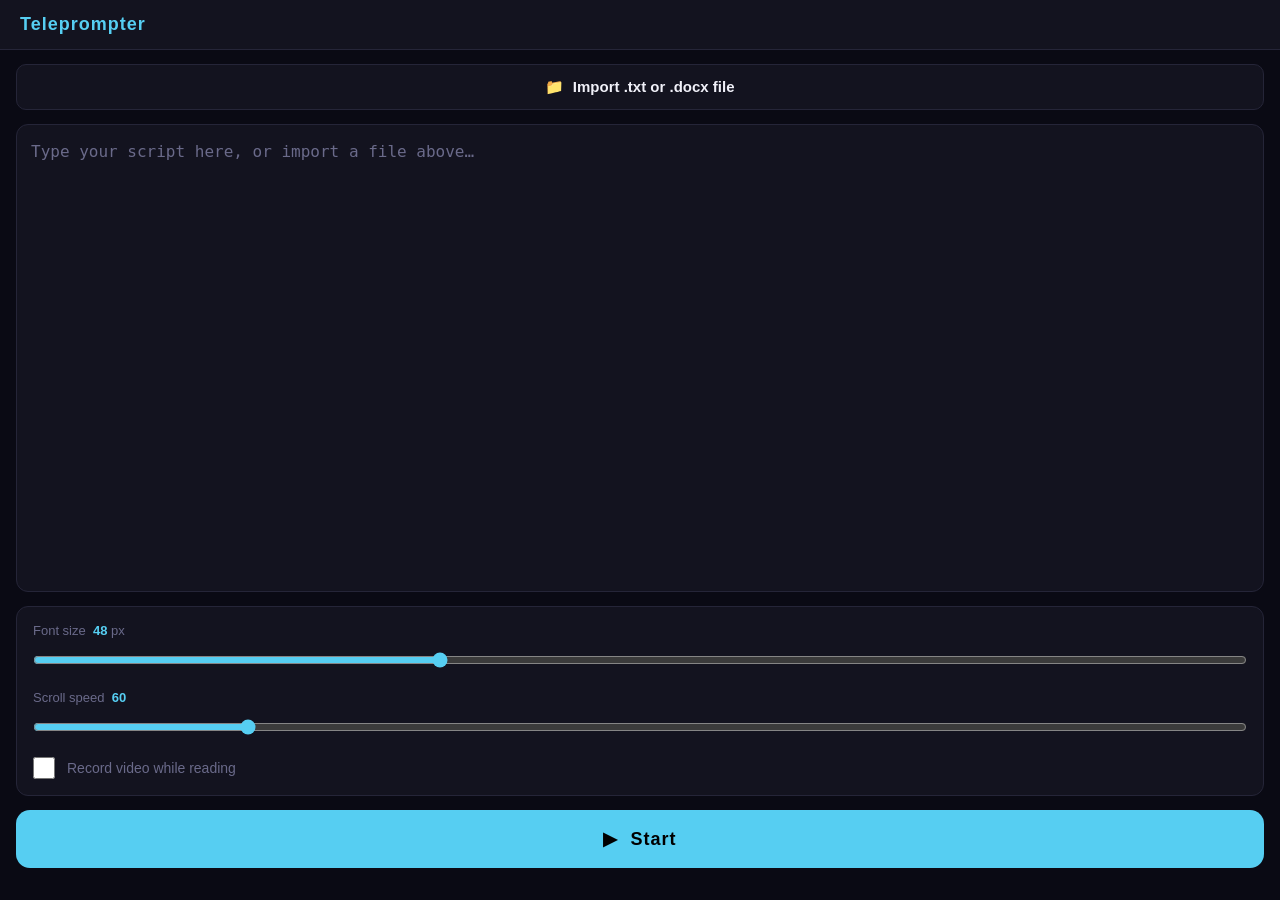
<file: index.html>
<!DOCTYPE html>
<html lang="en">
<head>
  <meta charset="UTF-8">
  <meta name="viewport" content="width=device-width, initial-scale=1.0, viewport-fit=cover, user-scalable=no">
  <meta name="theme-color" content="#0a0a14">
  <meta name="apple-mobile-web-app-capable" content="yes">
  <meta name="apple-mobile-web-app-status-bar-style" content="black">
  <meta name="apple-mobile-web-app-title" content="Teleprompter">
  <link rel="manifest" href="manifest.json">
  <link rel="icon" href="icon.svg" type="image/svg+xml">
  <title>Teleprompter</title>
  <link rel="stylesheet" href="styles.css">
</head>
<body>

  <!-- EDITOR VIEW -->
  <div id="view-editor" class="view active">
    <div class="editor-header">
      <span class="logo">Teleprompter</span>
    </div>
    <div class="editor-body">

      <button id="btn-import-local" class="btn-import">&#128193;&nbsp; Import .txt or .docx file</button>
      <input id="file-input" type="file" accept=".txt,.docx,.doc,.rtf" hidden>

      <textarea id="script-input" spellcheck="false"
        placeholder="Type your script here, or import a file above…"></textarea>

      <div class="settings-card">
        <div class="setting-row">
          <label>Font size &nbsp;<strong id="lbl-font">48</strong> px</label>
          <input id="sl-font" type="range" min="24" max="96" value="48">
        </div>
        <div class="setting-row">
          <label>Scroll speed &nbsp;<strong id="lbl-speed">60</strong></label>
          <input id="sl-speed" type="range" min="10" max="300" value="60">
        </div>
        <label class="toggle-row">
          <input id="chk-camera" type="checkbox">
          <span class="toggle-label">Record video while reading</span>
        </label>
      </div>

      <button id="btn-start" class="btn-start">&#9654;&#xFE0E;&nbsp;&nbsp;Start</button>
    </div>
  </div>

  <!-- PROMPTER VIEW -->
  <div id="view-prompter" class="view">
    <div id="scroll-wrap">
      <div id="top-pad"></div>
      <div id="script-display"></div>
      <div id="bot-pad"></div>
    </div>
    <div id="guide-line"></div>

    <div id="cam-pip" class="hidden">
      <video id="cam-video" autoplay muted playsinline></video>
      <div id="rec-dot">&#9679; REC</div>
    </div>

    <div id="ctrl-bar">
      <button class="ctrl-btn" id="btn-exit" title="Exit">&#10005;</button>
      <div id="prog-track"><div id="prog-fill"></div></div>
      <button class="ctrl-btn speed-btn" id="btn-slower" title="Slower">&#8722;</button>
      <button class="ctrl-btn play-btn"  id="btn-play"   title="Play / Pause">&#9654;&#xFE0E;</button>
      <button class="ctrl-btn speed-btn" id="btn-faster" title="Faster">&#43;</button>
      <button class="ctrl-btn rec-btn hidden" id="btn-rec" title="Record">&#9210;</button>
    </div>

    <div id="hint">Tap anywhere to start</div>
  </div>

  <!-- LOADING OVERLAY -->
  <div id="loading-overlay" class="hidden">
    <div class="spinner"></div>
    <p id="loading-msg">Loading…</p>
  </div>

  <script src="app.js"></script>
</body>
</html>
</file>
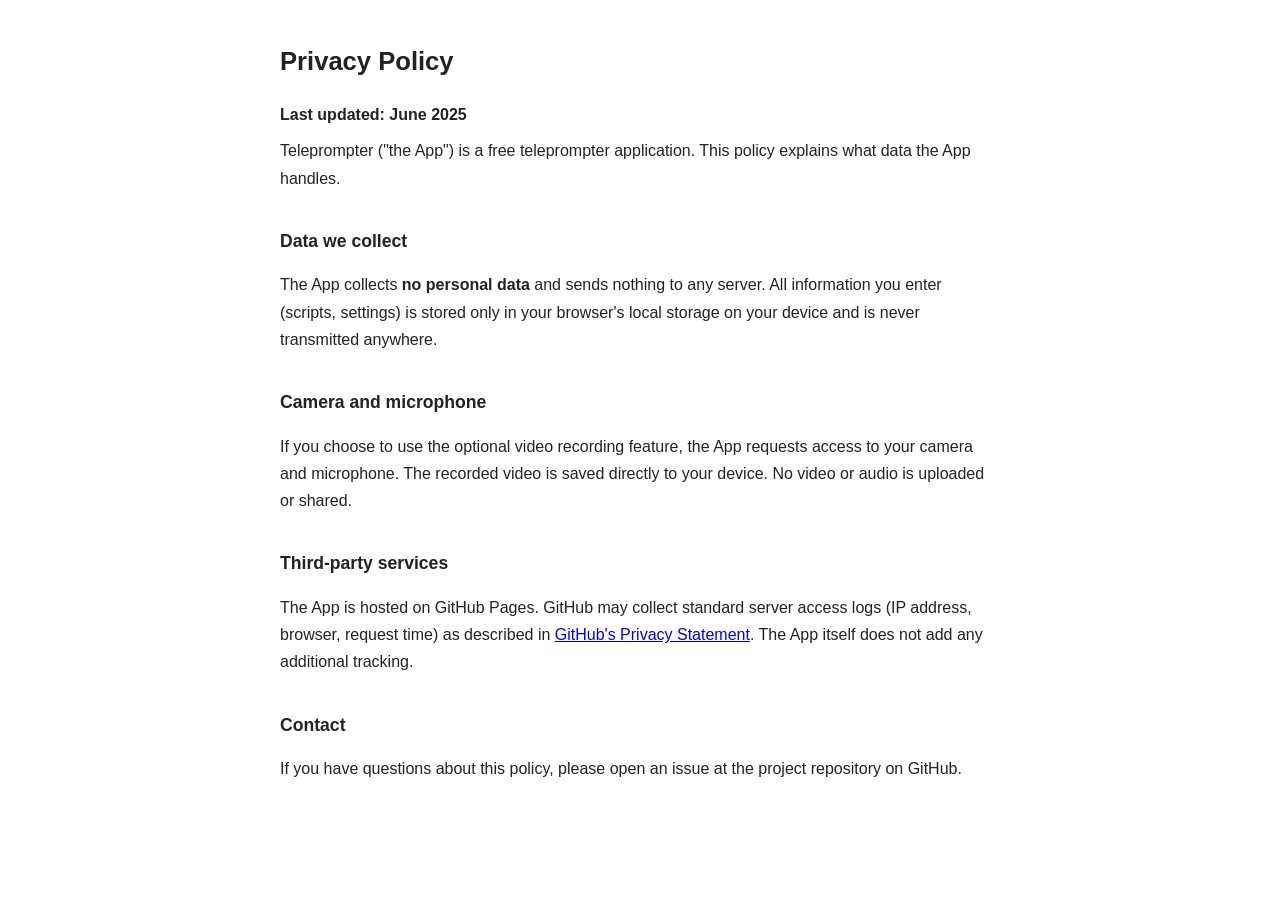
<file: privacy.html>
<!DOCTYPE html>
<html lang="en">
<head>
  <meta charset="UTF-8">
  <meta name="viewport" content="width=device-width, initial-scale=1.0">
  <title>Privacy Policy – Teleprompter</title>
  <style>
    body { max-width: 720px; margin: 40px auto; padding: 0 20px; font-family: sans-serif; line-height: 1.7; color: #222; }
    h1 { font-size: 1.6rem; }
    h2 { font-size: 1.1rem; margin-top: 2em; }
    p  { margin: .6em 0; }
  </style>
</head>
<body>
  <h1>Privacy Policy</h1>
  <p><strong>Last updated: June 2025</strong></p>

  <p>Teleprompter ("the App") is a free teleprompter application. This policy explains what data the App handles.</p>

  <h2>Data we collect</h2>
  <p>The App collects <strong>no personal data</strong> and sends nothing to any server. All information you enter (scripts, settings) is stored only in your browser's local storage on your device and is never transmitted anywhere.</p>

  <h2>Camera and microphone</h2>
  <p>If you choose to use the optional video recording feature, the App requests access to your camera and microphone. The recorded video is saved directly to your device. No video or audio is uploaded or shared.</p>

  <h2>Third-party services</h2>
  <p>The App is hosted on GitHub Pages. GitHub may collect standard server access logs (IP address, browser, request time) as described in <a href="https://docs.github.com/en/site-policy/privacy-policies/github-general-privacy-statement">GitHub's Privacy Statement</a>. The App itself does not add any additional tracking.</p>

  <h2>Contact</h2>
  <p>If you have questions about this policy, please open an issue at the project repository on GitHub.</p>
</body>
</html>
</file>
<file: styles.css>
/* ── Reset ── */
*, *::before, *::after { box-sizing: border-box; margin: 0; padding: 0; }

:root {
  --bg:      #0a0a14;
  --surface: #13131f;
  --border:  #252538;
  --accent:  #56cef2;
  --text:    #f0f0f8;
  --muted:   #6a6a8a;
  --red:     #ff4455;
}

html, body {
  height: 100%; overflow: hidden;
  background: var(--bg); color: var(--text);
  font-family: -apple-system, BlinkMacSystemFont, 'Segoe UI', Roboto, sans-serif;
  -webkit-tap-highlight-color: transparent;
}

/* ── Views ── */
.view { position: fixed; inset: 0; display: none; flex-direction: column; }
.view.active { display: flex; }

/* ════════ EDITOR ════════ */
#view-editor { background: var(--bg); }

.editor-header {
  padding: 14px 20px;
  background: var(--surface);
  border-bottom: 1px solid var(--border);
  font-size: 18px; font-weight: 800;
  color: var(--accent); letter-spacing: 1px;
}

.editor-body {
  flex: 1; overflow-y: auto;
  padding: 14px 16px 32px;
  display: flex; flex-direction: column; gap: 14px;
}

/* Import button */
.btn-import {
  width: 100%;
  background: var(--surface);
  border: 1px solid var(--border);
  color: var(--text);
  border-radius: 10px;
  padding: 13px;
  font-size: 15px; font-weight: 600;
  cursor: pointer; text-align: center;
}
.btn-import:active { opacity: .7; }

/* Textarea */
#script-input {
  flex: 1; min-height: 200px;
  background: var(--surface);
  border: 1px solid var(--border);
  border-radius: 12px;
  color: var(--text); font-size: 16px; line-height: 1.6;
  padding: 14px; resize: none; outline: none;
}
#script-input:focus { border-color: var(--accent); }
#script-input::placeholder { color: var(--muted); }

/* Settings card */
.settings-card {
  background: var(--surface);
  border: 1px solid var(--border);
  border-radius: 12px;
  padding: 16px; display: flex; flex-direction: column; gap: 16px;
}
.setting-row { display: flex; flex-direction: column; gap: 8px; }
.setting-row label { font-size: 13px; color: var(--muted); }
.setting-row strong { color: var(--accent); }
.setting-row input[type="range"] {
  width: 100%; accent-color: var(--accent); cursor: pointer; height: 28px;
}
.toggle-row { display: flex; align-items: center; gap: 12px; cursor: pointer; }
.toggle-row input[type="checkbox"] { width: 22px; height: 22px; accent-color: var(--accent); }
.toggle-label { font-size: 14px; color: var(--muted); }

.btn-start {
  background: var(--accent); color: #000;
  border: none; border-radius: 14px;
  padding: 18px; font-size: 18px; font-weight: 800;
  letter-spacing: 1px; cursor: pointer;
}
.btn-start:active { opacity: .8; transform: scale(.98); }

/* ════════ PROMPTER ════════ */
#view-prompter { background: #000; }

#scroll-wrap {
  position: absolute; inset: 0; bottom: 64px;
  overflow-y: scroll; overflow-x: hidden;
  scrollbar-width: none;
  -webkit-overflow-scrolling: touch;
}
#scroll-wrap::-webkit-scrollbar { display: none; }

#top-pad  { height: 40vh; }
#bot-pad  { height: 62vh; }

#script-display {
  padding: 0 28px;
  color: #fff; line-height: 1.7;
  font-weight: 600; text-align: center; word-break: break-word;
}
#script-display p { margin-bottom: .35em; }

#guide-line {
  position: fixed; left: 0; right: 0;
  top: 40vh; height: 3px;
  background: rgba(86,206,242,.4);
  pointer-events: none; z-index: 10;
}
#guide-line::before {
  content: ''; position: absolute;
  left: 0; right: 0; top: -28px; height: 28px;
  background: linear-gradient(to bottom, transparent, rgba(86,206,242,.07));
}

/* Camera PiP */
#cam-pip {
  position: fixed; bottom: 80px; right: 12px;
  width: 90px; height: 120px;
  border-radius: 12px; overflow: hidden;
  border: 2px solid rgba(255,255,255,.28);
  z-index: 20; background: #000; touch-action: none;
}
#cam-pip.hidden { display: none; }
#cam-video { width: 100%; height: 100%; object-fit: cover; transform: scaleX(-1); }

#rec-dot {
  position: absolute; top: 5px; left: 5px;
  background: var(--red); color: #fff;
  font-size: 9px; font-weight: 800;
  padding: 2px 5px; border-radius: 4px;
  display: none;
  animation: blink 1.2s ease-in-out infinite;
}
@keyframes blink { 0%,100% { opacity:1; } 50% { opacity:.25; } }

/* Control bar */
#ctrl-bar {
  position: fixed; bottom: 0; left: 0; right: 0;
  height: 64px;
  background: rgba(0,0,0,.9);
  backdrop-filter: blur(16px) saturate(180%);
  -webkit-backdrop-filter: blur(16px) saturate(180%);
  border-top: 1px solid rgba(255,255,255,.08);
  display: flex; align-items: center;
  padding: 0 12px; gap: 10px; z-index: 30;
}
#prog-track { flex: 1; height: 4px; background: rgba(255,255,255,.2); border-radius: 2px; overflow: hidden; }
#prog-fill { height: 100%; width: 0%; background: var(--accent); border-radius: 2px; transition: width .15s linear; }

.ctrl-btn {
  flex-shrink: 0;
  background: rgba(255,255,255,.1);
  border: 1px solid rgba(255,255,255,.2);
  color: #fff; border-radius: 50%;
  width: 44px; height: 44px;
  font-size: 18px; cursor: pointer;
  display: flex; align-items: center; justify-content: center;
  line-height: 1; -webkit-tap-highlight-color: transparent;
}
.ctrl-btn:active { background: rgba(255,255,255,.28); }
.play-btn { background: var(--accent) !important; color: #000 !important; border-color: var(--accent) !important; width: 50px; height: 50px; font-size: 22px; }
.speed-btn { font-size: 24px; font-weight: 700; width: 38px; height: 38px; }
.rec-btn { color: var(--red); border-color: var(--red); }
.rec-btn.recording { background: var(--red) !important; color: #fff !important; }

.hidden { display: none !important; }

#hint {
  position: fixed; top: 50%; left: 50%;
  transform: translate(-50%, -50%);
  color: rgba(255,255,255,.35); font-size: 17px;
  pointer-events: none; transition: opacity .5s ease; z-index: 15;
}

/* ════════ LOADING OVERLAY ════════ */
#loading-overlay {
  position: fixed; inset: 0; z-index: 200;
  background: rgba(0,0,0,.7);
  display: flex; flex-direction: column;
  align-items: center; justify-content: center; gap: 16px;
}
#loading-overlay.hidden { display: none !important; }

.spinner {
  width: 44px; height: 44px;
  border: 3px solid rgba(86,206,242,.25);
  border-top-color: var(--accent);
  border-radius: 50%;
  animation: spin .75s linear infinite;
}
@keyframes spin { to { transform: rotate(360deg); } }

#loading-msg { font-size: 15px; color: var(--muted); }
</file>
